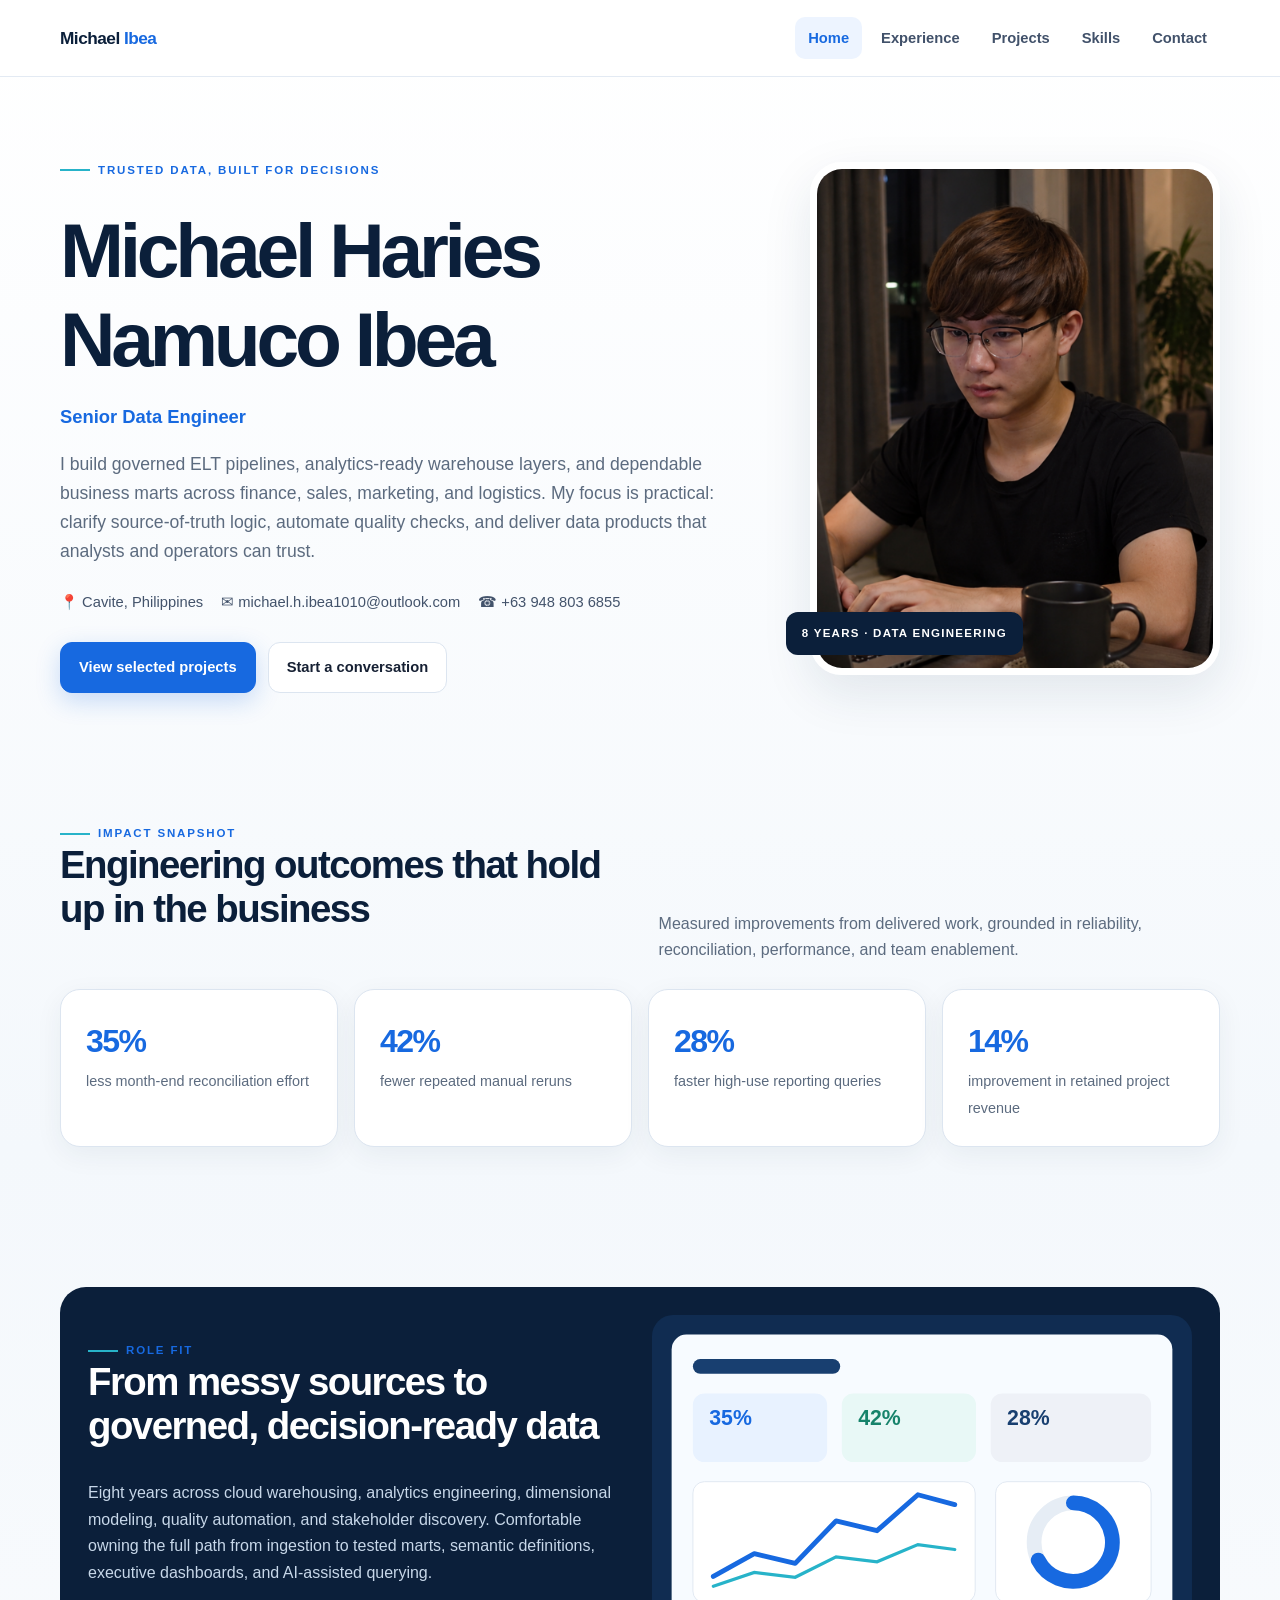
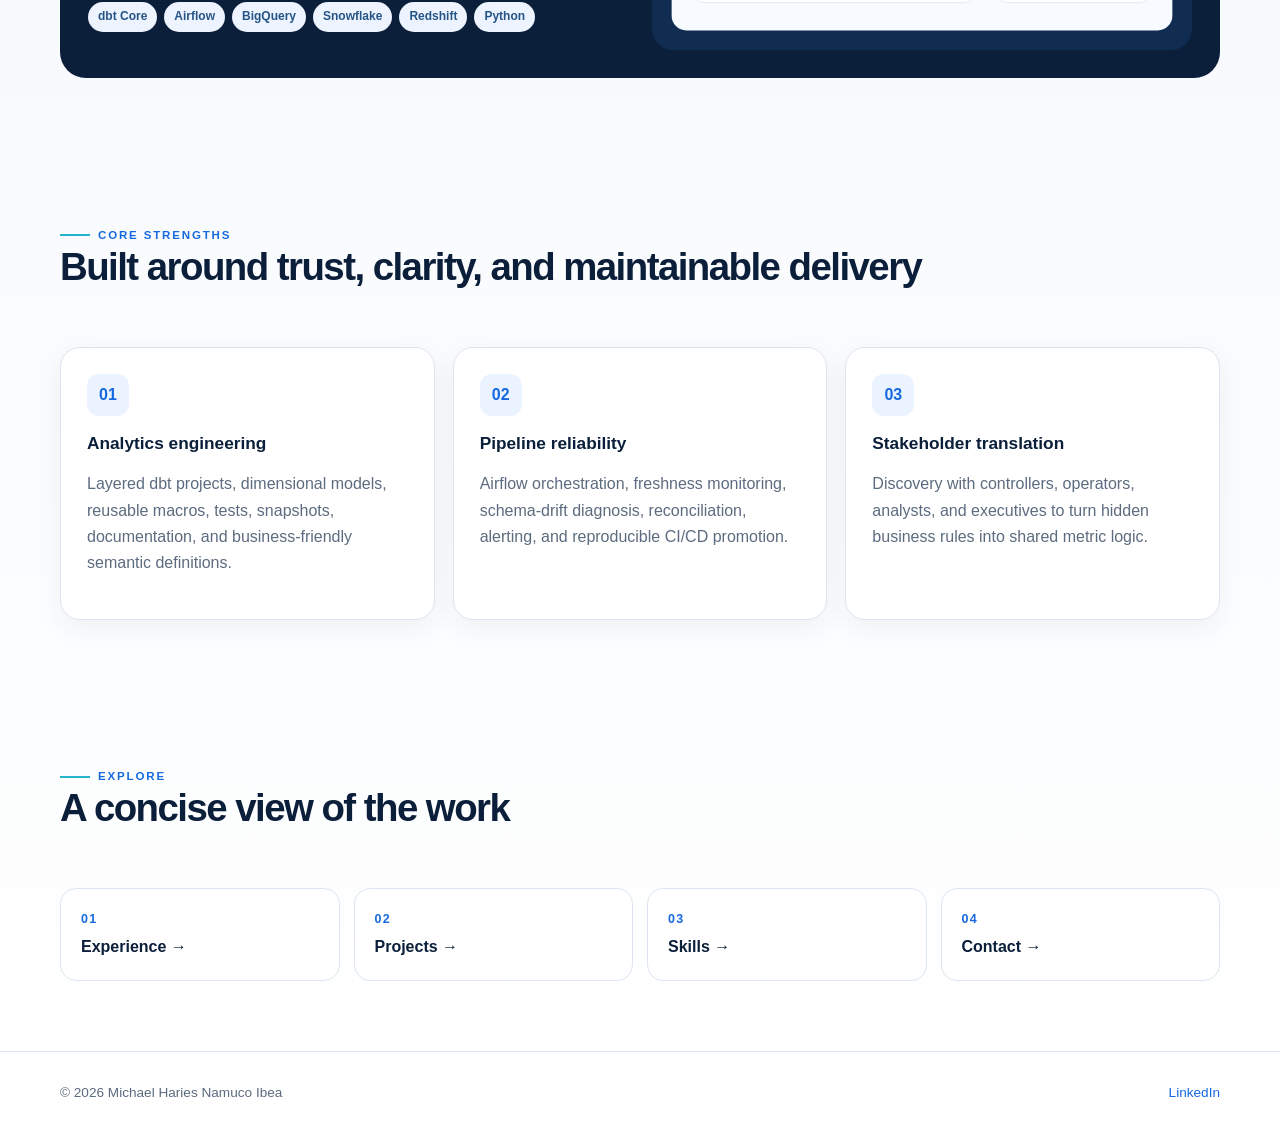
<file: index.html>
<!doctype html><html lang="en"><head><meta charset="utf-8"><meta name="viewport" content="width=device-width,initial-scale=1"><meta name="description" content="Michael Ibea — Senior Data Engineer portfolio"><title>Michael Ibea | Senior Data Engineer</title><link rel="icon" href="assets/favicon.svg"><link rel="stylesheet" href="assets/style.css"></head><body><header class="site-header"><nav class="nav container"><a class="brand" href="index.html">Michael <span>Ibea</span></a><div class="nav-links"><a class="active" href="index.html">Home</a><a href="experience.html">Experience</a><a href="projects.html">Projects</a><a href="skills.html">Skills</a><a href="contact.html">Contact</a></div></nav></header><main><section class="hero"><div class="container hero-grid"><div><span class="eyebrow">Trusted data, built for decisions</span><h1>Michael Haries Namuco Ibea</h1><div class="hero-title">Senior Data Engineer</div><p class="lede">I build governed ELT pipelines, analytics-ready warehouse layers, and dependable business marts across finance, sales, marketing, and logistics. My focus is practical: clarify source-of-truth logic, automate quality checks, and deliver data products that analysts and operators can trust.</p><div class="contact-strip"><span>📍 Cavite, Philippines</span><a href="mailto:michael.h.ibea1010@outlook.com">✉ michael.h.ibea1010@outlook.com</a><a href="tel:+639488036855">☎ +63 948 803 6855</a></div><div class="actions"><a class="button primary" href="projects.html">View selected projects</a><a class="button" href="contact.html">Start a conversation</a></div></div><div class="portrait-wrap"><img class="portrait" src="assets/profile-photo.png" alt="Michael Ibea working at a laptop"></div></div></section><section class="section"><div class="container"><div class="section-head"><div><span class="eyebrow">Impact snapshot</span><h2>Engineering outcomes that hold up in the business</h2></div><p>Measured improvements from delivered work, grounded in reliability, reconciliation, performance, and team enablement.</p></div><div class="metrics"><article class="metric"><strong>35%</strong><span>less month-end reconciliation effort</span></article><article class="metric"><strong>42%</strong><span>fewer repeated manual reruns</span></article><article class="metric"><strong>28%</strong><span>faster high-use reporting queries</span></article><article class="metric"><strong>14%</strong><span>improvement in retained project revenue</span></article></div></div></section><section class="section"><div class="container visual-card"><div><span class="eyebrow">Role fit</span><h2>From messy sources to governed, decision-ready data</h2><p>Eight years across cloud warehousing, analytics engineering, dimensional modeling, quality automation, and stakeholder discovery. Comfortable owning the full path from ingestion to tested marts, semantic definitions, executive dashboards, and AI-assisted querying.</p><div class="tags"><span class="tag">dbt Core</span><span class="tag">Airflow</span><span class="tag">BigQuery</span><span class="tag">Snowflake</span><span class="tag">Redshift</span><span class="tag">Python</span></div></div><img src="assets/dashboard.svg" alt="Illustrated analytics dashboard"></div></section><section class="section"><div class="container"><div class="section-head"><div><span class="eyebrow">Core strengths</span><h2>Built around trust, clarity, and maintainable delivery</h2></div></div><div class="fit-grid"><article class="card"><div class="icon">01</div><h3>Analytics engineering</h3><p>Layered dbt projects, dimensional models, reusable macros, tests, snapshots, documentation, and business-friendly semantic definitions.</p></article><article class="card"><div class="icon">02</div><h3>Pipeline reliability</h3><p>Airflow orchestration, freshness monitoring, schema-drift diagnosis, reconciliation, alerting, and reproducible CI/CD promotion.</p></article><article class="card"><div class="icon">03</div><h3>Stakeholder translation</h3><p>Discovery with controllers, operators, analysts, and executives to turn hidden business rules into shared metric logic.</p></article></div></div></section><section class="section"><div class="container"><div class="section-head"><div><span class="eyebrow">Explore</span><h2>A concise view of the work</h2></div></div><div class="quick-links"><a href="experience.html"><span>01</span>Experience →</a><a href="projects.html"><span>02</span>Projects →</a><a href="skills.html"><span>03</span>Skills →</a><a href="contact.html"><span>04</span>Contact →</a></div></div></section></main><footer class="footer"><div class="container footer-inner"><span>© 2026 Michael Haries Namuco Ibea</span><a href="https://www.linkedin.com/in/m-h-n-ibea-17412a414/">LinkedIn</a></div></footer></body></html>
</file>
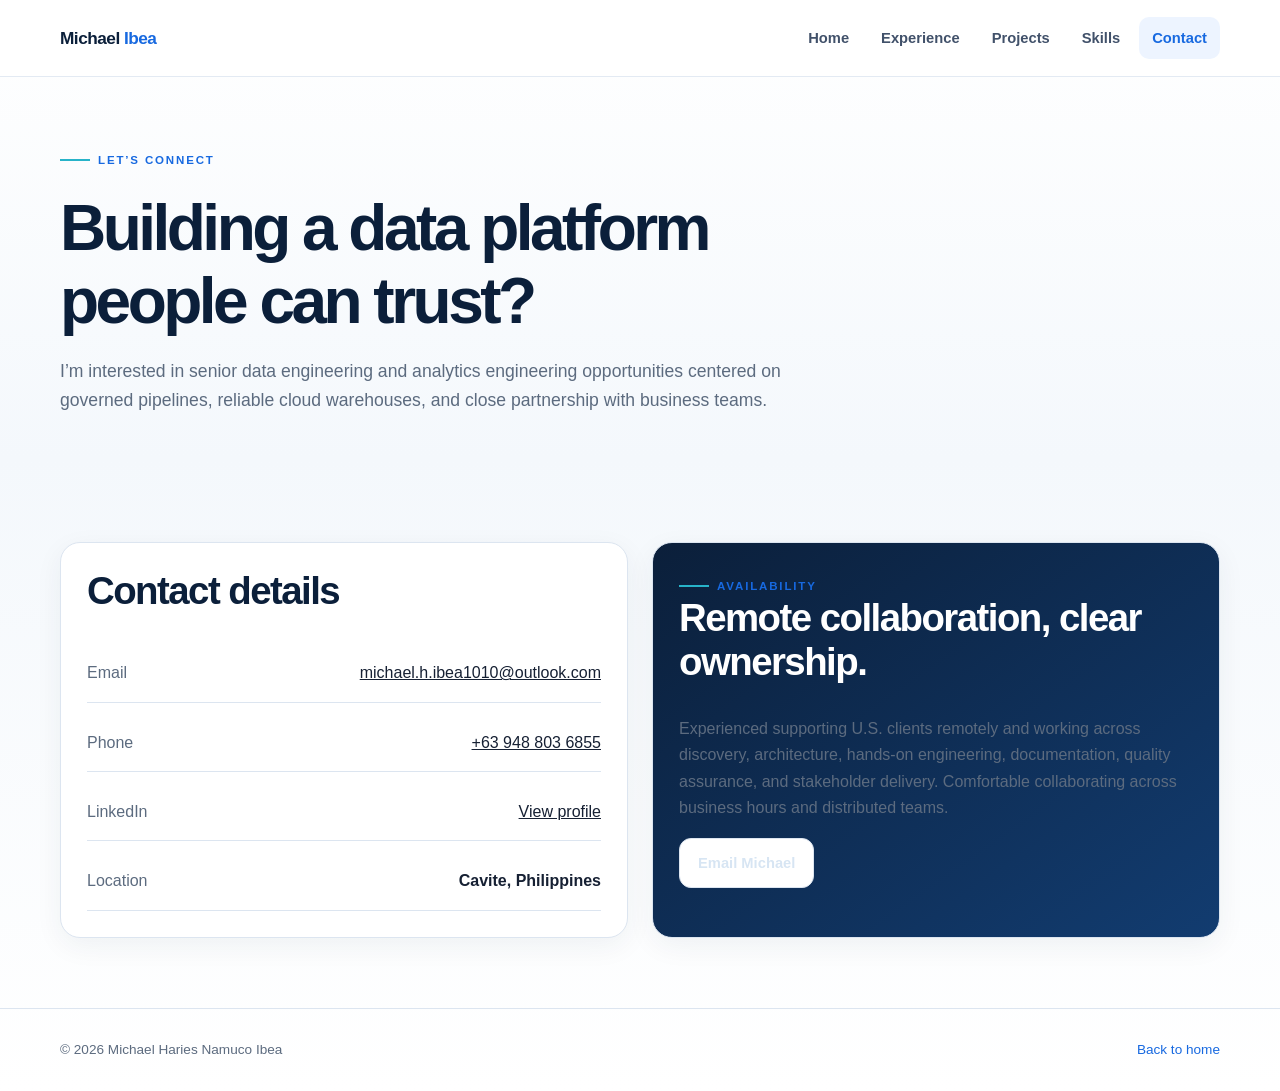
<file: contact.html>
<!doctype html><html lang="en"><head><meta charset="utf-8"><meta name="viewport" content="width=device-width,initial-scale=1"><title>Contact | Michael Ibea</title><link rel="icon" href="assets/favicon.svg"><link rel="stylesheet" href="assets/style.css"></head><body><header class="site-header"><nav class="nav container"><a class="brand" href="index.html">Michael <span>Ibea</span></a><div class="nav-links"><a href="index.html">Home</a><a href="experience.html">Experience</a><a href="projects.html">Projects</a><a href="skills.html">Skills</a><a class="active" href="contact.html">Contact</a></div></nav></header><main><section class="page-hero"><div class="container"><span class="eyebrow">Let’s connect</span><h1>Building a data platform people can trust?</h1><p class="lede">I’m interested in senior data engineering and analytics engineering opportunities centered on governed pipelines, reliable cloud warehouses, and close partnership with business teams.</p></div></section><section class="section"><div class="container contact-grid"><article class="card"><h2>Contact details</h2><div class="contact-list"><div class="contact-item"><span>Email</span><a href="mailto:michael.h.ibea1010@outlook.com">michael.h.ibea1010@outlook.com</a></div><div class="contact-item"><span>Phone</span><a href="tel:+639488036855">+63 948 803 6855</a></div><div class="contact-item"><span>LinkedIn</span><a href="https://www.linkedin.com/in/m-h-n-ibea-17412a414/">View profile</a></div><div class="contact-item"><span>Location</span><strong>Cavite, Philippines</strong></div></div></article><article class="card availability"><span class="eyebrow">Availability</span><h2>Remote collaboration, clear ownership.</h2><p>Experienced supporting U.S. clients remotely and working across discovery, architecture, hands-on engineering, documentation, quality assurance, and stakeholder delivery. Comfortable collaborating across business hours and distributed teams.</p><a class="button" href="mailto:michael.h.ibea1010@outlook.com">Email Michael</a></article></div></section></main><footer class="footer"><div class="container footer-inner"><span>© 2026 Michael Haries Namuco Ibea</span><a href="index.html">Back to home</a></div></footer></body></html>
</file>
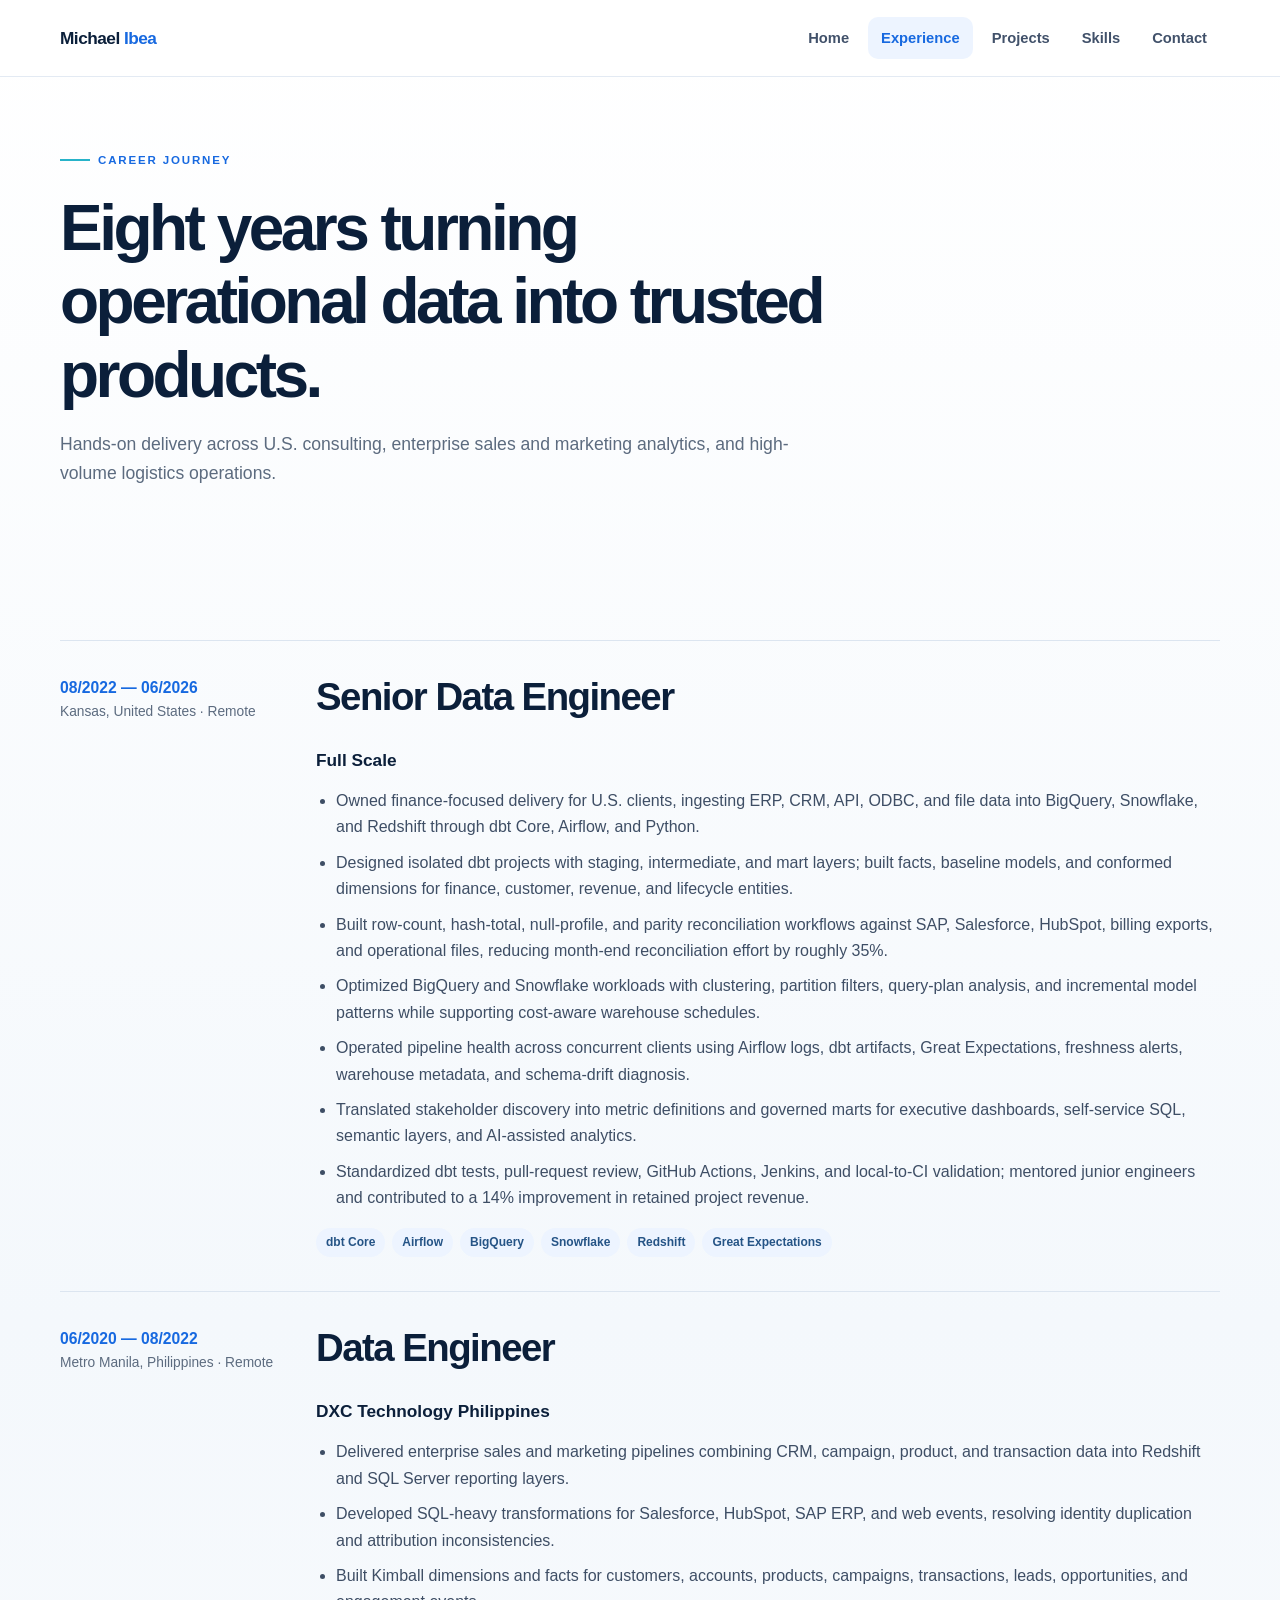
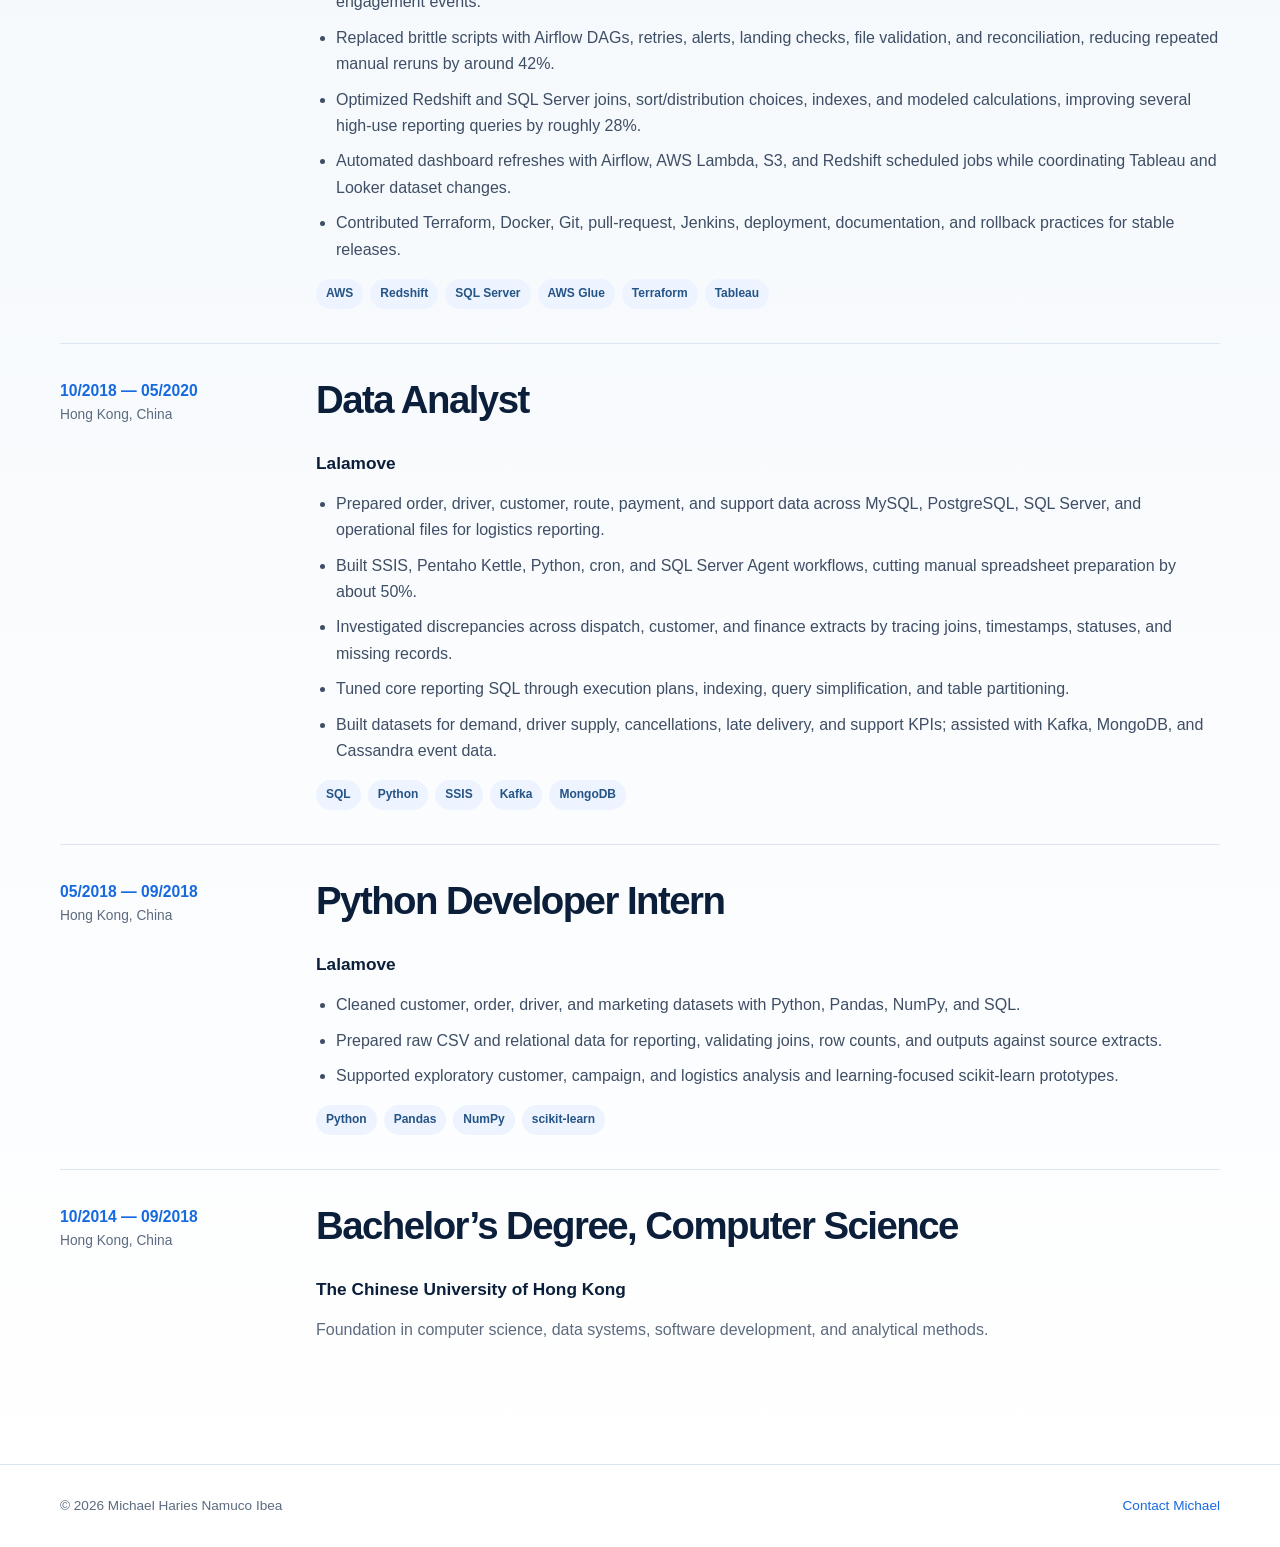
<file: experience.html>
<!doctype html><html lang="en"><head><meta charset="utf-8"><meta name="viewport" content="width=device-width,initial-scale=1"><title>Experience | Michael Ibea</title><link rel="icon" href="assets/favicon.svg"><link rel="stylesheet" href="assets/style.css"></head><body><header class="site-header"><nav class="nav container"><a class="brand" href="index.html">Michael <span>Ibea</span></a><div class="nav-links"><a href="index.html">Home</a><a class="active" href="experience.html">Experience</a><a href="projects.html">Projects</a><a href="skills.html">Skills</a><a href="contact.html">Contact</a></div></nav></header><main><section class="page-hero"><div class="container"><span class="eyebrow">Career journey</span><h1>Eight years turning operational data into trusted products.</h1><p class="lede">Hands-on delivery across U.S. consulting, enterprise sales and marketing analytics, and high-volume logistics operations.</p></div></section><section class="section"><div class="container timeline"><article class="role"><div class="role-meta"><strong>08/2022 — 06/2026</strong>Kansas, United States · Remote</div><div><h2>Senior Data Engineer</h2><h3>Full Scale</h3><ul><li>Owned finance-focused delivery for U.S. clients, ingesting ERP, CRM, API, ODBC, and file data into BigQuery, Snowflake, and Redshift through dbt Core, Airflow, and Python.</li><li>Designed isolated dbt projects with staging, intermediate, and mart layers; built facts, baseline models, and conformed dimensions for finance, customer, revenue, and lifecycle entities.</li><li>Built row-count, hash-total, null-profile, and parity reconciliation workflows against SAP, Salesforce, HubSpot, billing exports, and operational files, reducing month-end reconciliation effort by roughly 35%.</li><li>Optimized BigQuery and Snowflake workloads with clustering, partition filters, query-plan analysis, and incremental model patterns while supporting cost-aware warehouse schedules.</li><li>Operated pipeline health across concurrent clients using Airflow logs, dbt artifacts, Great Expectations, freshness alerts, warehouse metadata, and schema-drift diagnosis.</li><li>Translated stakeholder discovery into metric definitions and governed marts for executive dashboards, self-service SQL, semantic layers, and AI-assisted analytics.</li><li>Standardized dbt tests, pull-request review, GitHub Actions, Jenkins, and local-to-CI validation; mentored junior engineers and contributed to a 14% improvement in retained project revenue.</li></ul><div class="tags"><span class="tag">dbt Core</span><span class="tag">Airflow</span><span class="tag">BigQuery</span><span class="tag">Snowflake</span><span class="tag">Redshift</span><span class="tag">Great Expectations</span></div></div></article><article class="role"><div class="role-meta"><strong>06/2020 — 08/2022</strong>Metro Manila, Philippines · Remote</div><div><h2>Data Engineer</h2><h3>DXC Technology Philippines</h3><ul><li>Delivered enterprise sales and marketing pipelines combining CRM, campaign, product, and transaction data into Redshift and SQL Server reporting layers.</li><li>Developed SQL-heavy transformations for Salesforce, HubSpot, SAP ERP, and web events, resolving identity duplication and attribution inconsistencies.</li><li>Built Kimball dimensions and facts for customers, accounts, products, campaigns, transactions, leads, opportunities, and engagement events.</li><li>Replaced brittle scripts with Airflow DAGs, retries, alerts, landing checks, file validation, and reconciliation, reducing repeated manual reruns by around 42%.</li><li>Optimized Redshift and SQL Server joins, sort/distribution choices, indexes, and modeled calculations, improving several high-use reporting queries by roughly 28%.</li><li>Automated dashboard refreshes with Airflow, AWS Lambda, S3, and Redshift scheduled jobs while coordinating Tableau and Looker dataset changes.</li><li>Contributed Terraform, Docker, Git, pull-request, Jenkins, deployment, documentation, and rollback practices for stable releases.</li></ul><div class="tags"><span class="tag">AWS</span><span class="tag">Redshift</span><span class="tag">SQL Server</span><span class="tag">AWS Glue</span><span class="tag">Terraform</span><span class="tag">Tableau</span></div></div></article><article class="role"><div class="role-meta"><strong>10/2018 — 05/2020</strong>Hong Kong, China</div><div><h2>Data Analyst</h2><h3>Lalamove</h3><ul><li>Prepared order, driver, customer, route, payment, and support data across MySQL, PostgreSQL, SQL Server, and operational files for logistics reporting.</li><li>Built SSIS, Pentaho Kettle, Python, cron, and SQL Server Agent workflows, cutting manual spreadsheet preparation by about 50%.</li><li>Investigated discrepancies across dispatch, customer, and finance extracts by tracing joins, timestamps, statuses, and missing records.</li><li>Tuned core reporting SQL through execution plans, indexing, query simplification, and table partitioning.</li><li>Built datasets for demand, driver supply, cancellations, late delivery, and support KPIs; assisted with Kafka, MongoDB, and Cassandra event data.</li></ul><div class="tags"><span class="tag">SQL</span><span class="tag">Python</span><span class="tag">SSIS</span><span class="tag">Kafka</span><span class="tag">MongoDB</span></div></div></article><article class="role"><div class="role-meta"><strong>05/2018 — 09/2018</strong>Hong Kong, China</div><div><h2>Python Developer Intern</h2><h3>Lalamove</h3><ul><li>Cleaned customer, order, driver, and marketing datasets with Python, Pandas, NumPy, and SQL.</li><li>Prepared raw CSV and relational data for reporting, validating joins, row counts, and outputs against source extracts.</li><li>Supported exploratory customer, campaign, and logistics analysis and learning-focused scikit-learn prototypes.</li></ul><div class="tags"><span class="tag">Python</span><span class="tag">Pandas</span><span class="tag">NumPy</span><span class="tag">scikit-learn</span></div></div></article><article class="role"><div class="role-meta"><strong>10/2014 — 09/2018</strong>Hong Kong, China</div><div><h2>Bachelor’s Degree, Computer Science</h2><h3>The Chinese University of Hong Kong</h3><p>Foundation in computer science, data systems, software development, and analytical methods.</p></div></article></div></section></main><footer class="footer"><div class="container footer-inner"><span>© 2026 Michael Haries Namuco Ibea</span><a href="contact.html">Contact Michael</a></div></footer></body></html>
</file>
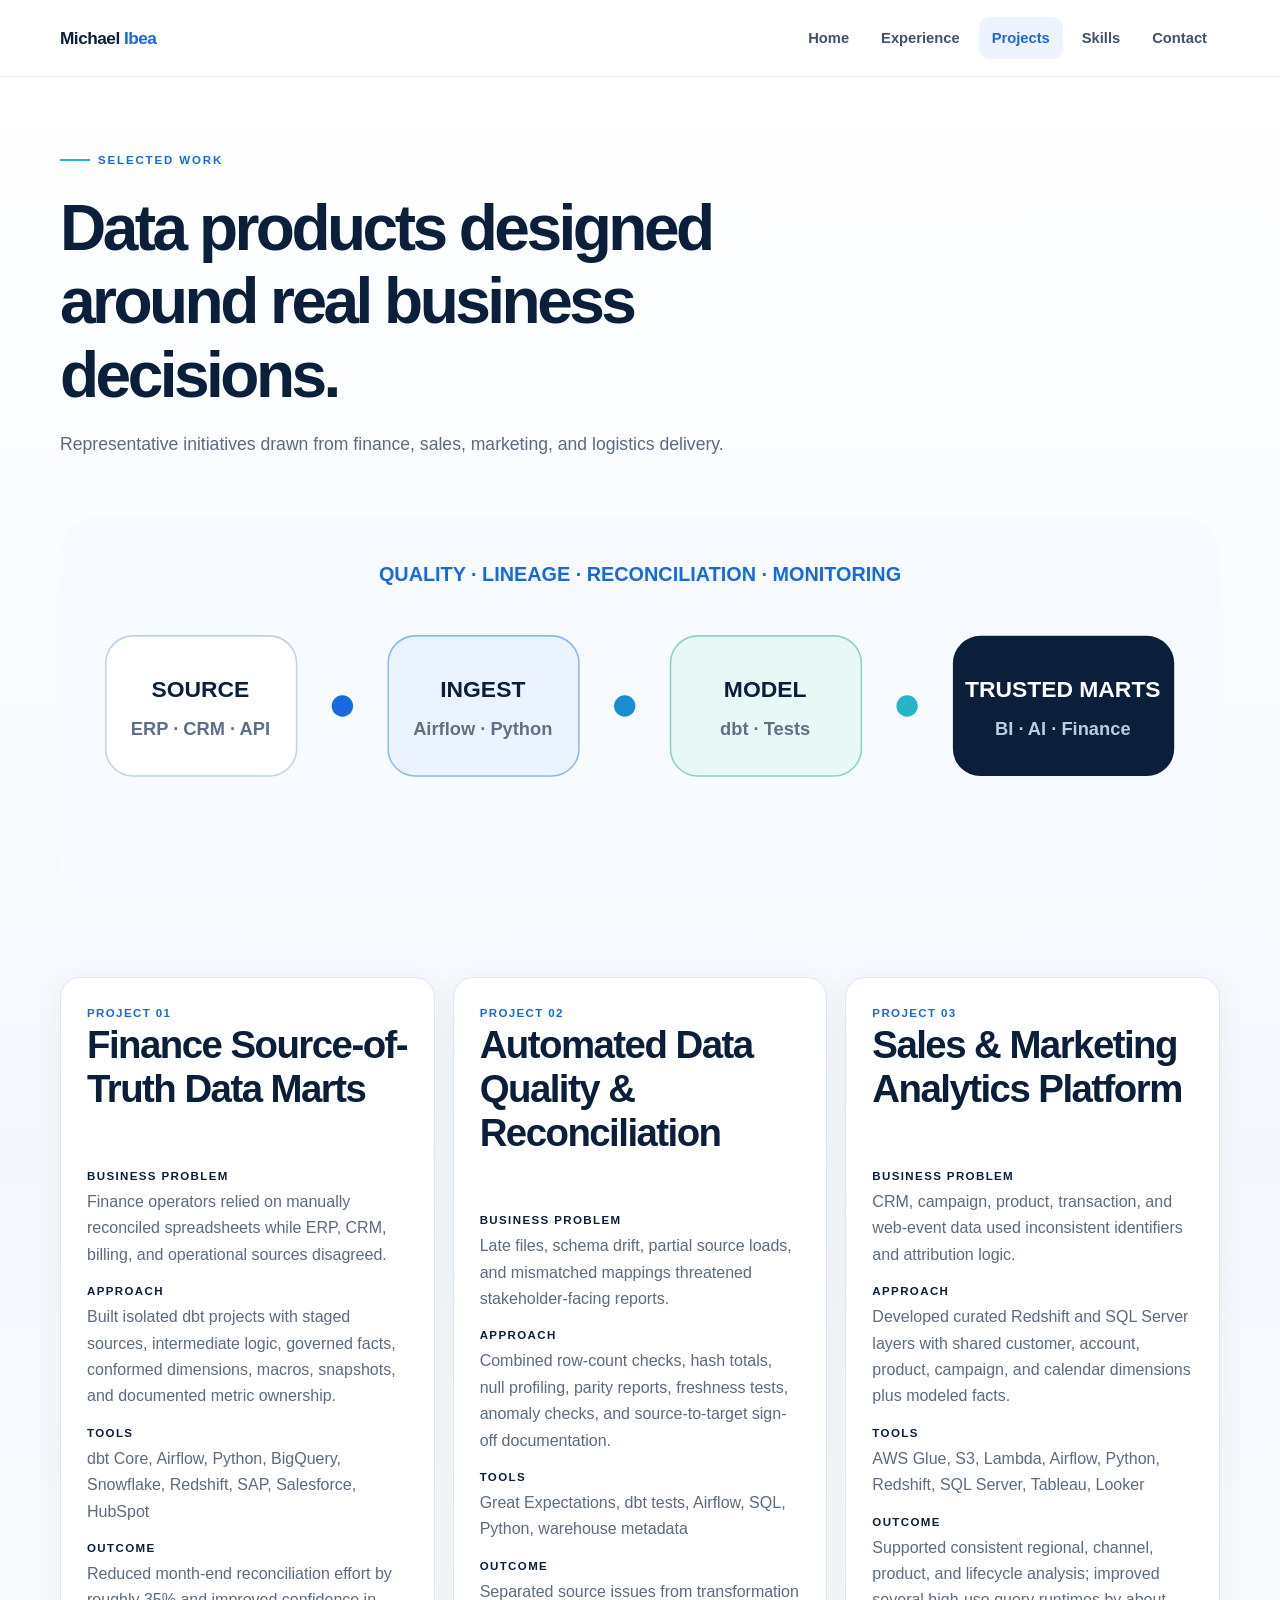
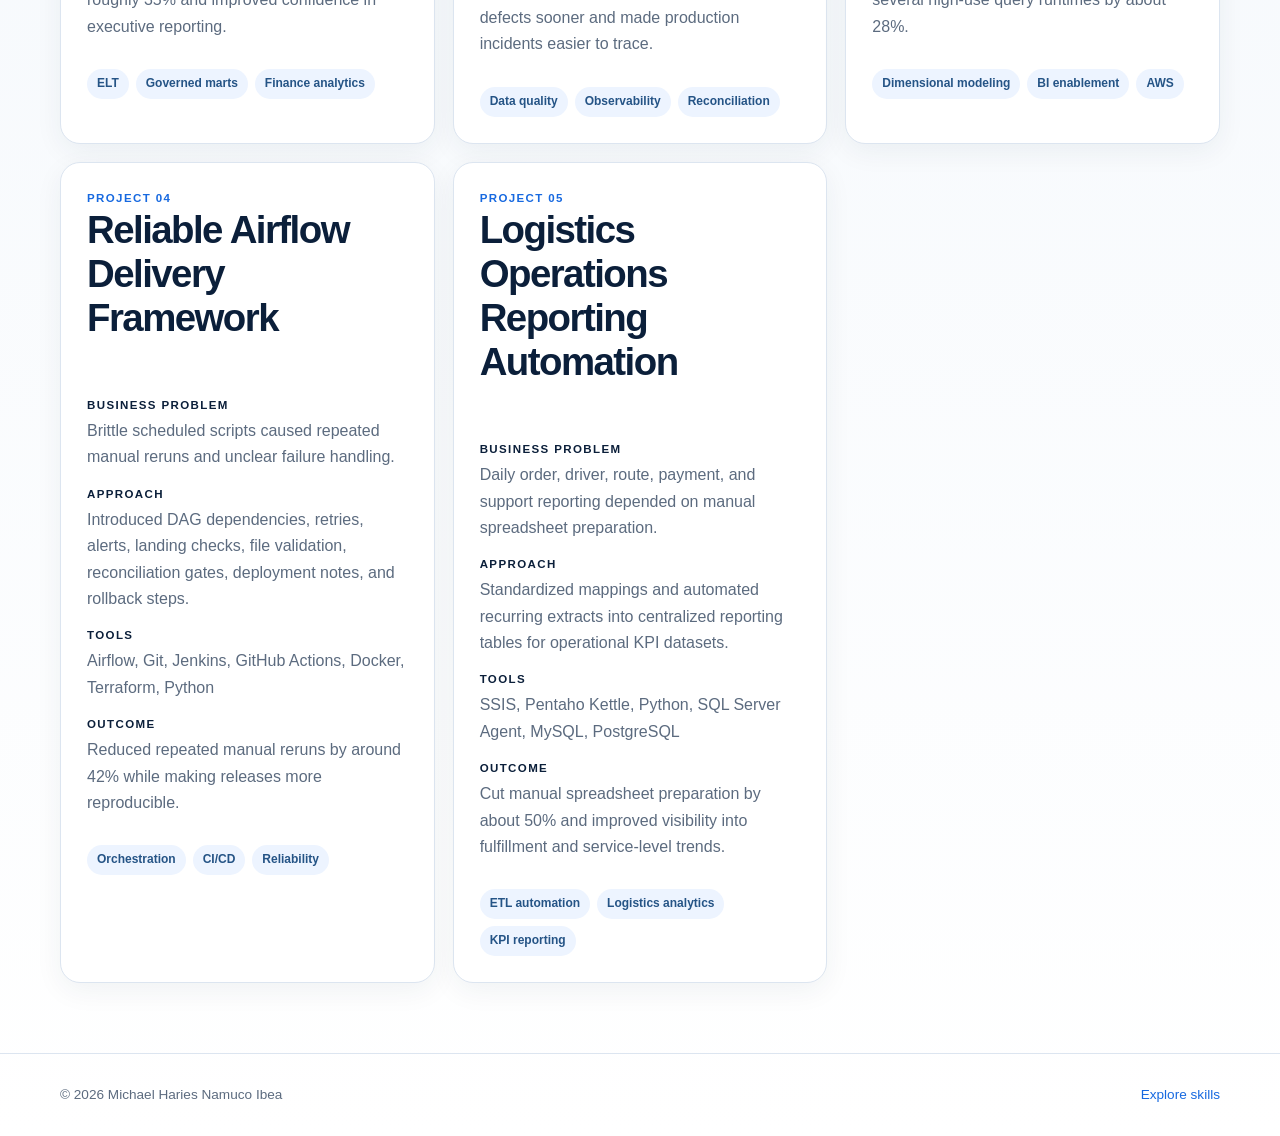
<file: projects.html>
<!doctype html><html lang="en"><head><meta charset="utf-8"><meta name="viewport" content="width=device-width,initial-scale=1"><title>Projects | Michael Ibea</title><link rel="icon" href="assets/favicon.svg"><link rel="stylesheet" href="assets/style.css"></head><body><header class="site-header"><nav class="nav container"><a class="brand" href="index.html">Michael <span>Ibea</span></a><div class="nav-links"><a href="index.html">Home</a><a href="experience.html">Experience</a><a class="active" href="projects.html">Projects</a><a href="skills.html">Skills</a><a href="contact.html">Contact</a></div></nav></header><main><section class="page-hero"><div class="container"><span class="eyebrow">Selected work</span><h1>Data products designed around real business decisions.</h1><p class="lede">Representative initiatives drawn from finance, sales, marketing, and logistics delivery.</p></div></section><section><div class="container"><img src="assets/pipeline.svg" alt="Source-to-mart governed data pipeline" style="width:100%"></div></section><section class="section"><div class="container project-grid"><article class="card project"><span class="number">PROJECT 01</span><h2>Finance Source-of-Truth Data Marts</h2><dl><dt>Business problem</dt><dd>Finance operators relied on manually reconciled spreadsheets while ERP, CRM, billing, and operational sources disagreed.</dd><dt>Approach</dt><dd>Built isolated dbt projects with staged sources, intermediate logic, governed facts, conformed dimensions, macros, snapshots, and documented metric ownership.</dd><dt>Tools</dt><dd>dbt Core, Airflow, Python, BigQuery, Snowflake, Redshift, SAP, Salesforce, HubSpot</dd><dt>Outcome</dt><dd>Reduced month-end reconciliation effort by roughly 35% and improved confidence in executive reporting.</dd></dl><div class="tags"><span class="tag">ELT</span><span class="tag">Governed marts</span><span class="tag">Finance analytics</span></div></article><article class="card project"><span class="number">PROJECT 02</span><h2>Automated Data Quality & Reconciliation</h2><dl><dt>Business problem</dt><dd>Late files, schema drift, partial source loads, and mismatched mappings threatened stakeholder-facing reports.</dd><dt>Approach</dt><dd>Combined row-count checks, hash totals, null profiling, parity reports, freshness tests, anomaly checks, and source-to-target sign-off documentation.</dd><dt>Tools</dt><dd>Great Expectations, dbt tests, Airflow, SQL, Python, warehouse metadata</dd><dt>Outcome</dt><dd>Separated source issues from transformation defects sooner and made production incidents easier to trace.</dd></dl><div class="tags"><span class="tag">Data quality</span><span class="tag">Observability</span><span class="tag">Reconciliation</span></div></article><article class="card project"><span class="number">PROJECT 03</span><h2>Sales & Marketing Analytics Platform</h2><dl><dt>Business problem</dt><dd>CRM, campaign, product, transaction, and web-event data used inconsistent identifiers and attribution logic.</dd><dt>Approach</dt><dd>Developed curated Redshift and SQL Server layers with shared customer, account, product, campaign, and calendar dimensions plus modeled facts.</dd><dt>Tools</dt><dd>AWS Glue, S3, Lambda, Airflow, Python, Redshift, SQL Server, Tableau, Looker</dd><dt>Outcome</dt><dd>Supported consistent regional, channel, product, and lifecycle analysis; improved several high-use query runtimes by about 28%.</dd></dl><div class="tags"><span class="tag">Dimensional modeling</span><span class="tag">BI enablement</span><span class="tag">AWS</span></div></article><article class="card project"><span class="number">PROJECT 04</span><h2>Reliable Airflow Delivery Framework</h2><dl><dt>Business problem</dt><dd>Brittle scheduled scripts caused repeated manual reruns and unclear failure handling.</dd><dt>Approach</dt><dd>Introduced DAG dependencies, retries, alerts, landing checks, file validation, reconciliation gates, deployment notes, and rollback steps.</dd><dt>Tools</dt><dd>Airflow, Git, Jenkins, GitHub Actions, Docker, Terraform, Python</dd><dt>Outcome</dt><dd>Reduced repeated manual reruns by around 42% while making releases more reproducible.</dd></dl><div class="tags"><span class="tag">Orchestration</span><span class="tag">CI/CD</span><span class="tag">Reliability</span></div></article><article class="card project"><span class="number">PROJECT 05</span><h2>Logistics Operations Reporting Automation</h2><dl><dt>Business problem</dt><dd>Daily order, driver, route, payment, and support reporting depended on manual spreadsheet preparation.</dd><dt>Approach</dt><dd>Standardized mappings and automated recurring extracts into centralized reporting tables for operational KPI datasets.</dd><dt>Tools</dt><dd>SSIS, Pentaho Kettle, Python, SQL Server Agent, MySQL, PostgreSQL</dd><dt>Outcome</dt><dd>Cut manual spreadsheet preparation by about 50% and improved visibility into fulfillment and service-level trends.</dd></dl><div class="tags"><span class="tag">ETL automation</span><span class="tag">Logistics analytics</span><span class="tag">KPI reporting</span></div></article></div></section></main><footer class="footer"><div class="container footer-inner"><span>© 2026 Michael Haries Namuco Ibea</span><a href="skills.html">Explore skills</a></div></footer></body></html>
</file>
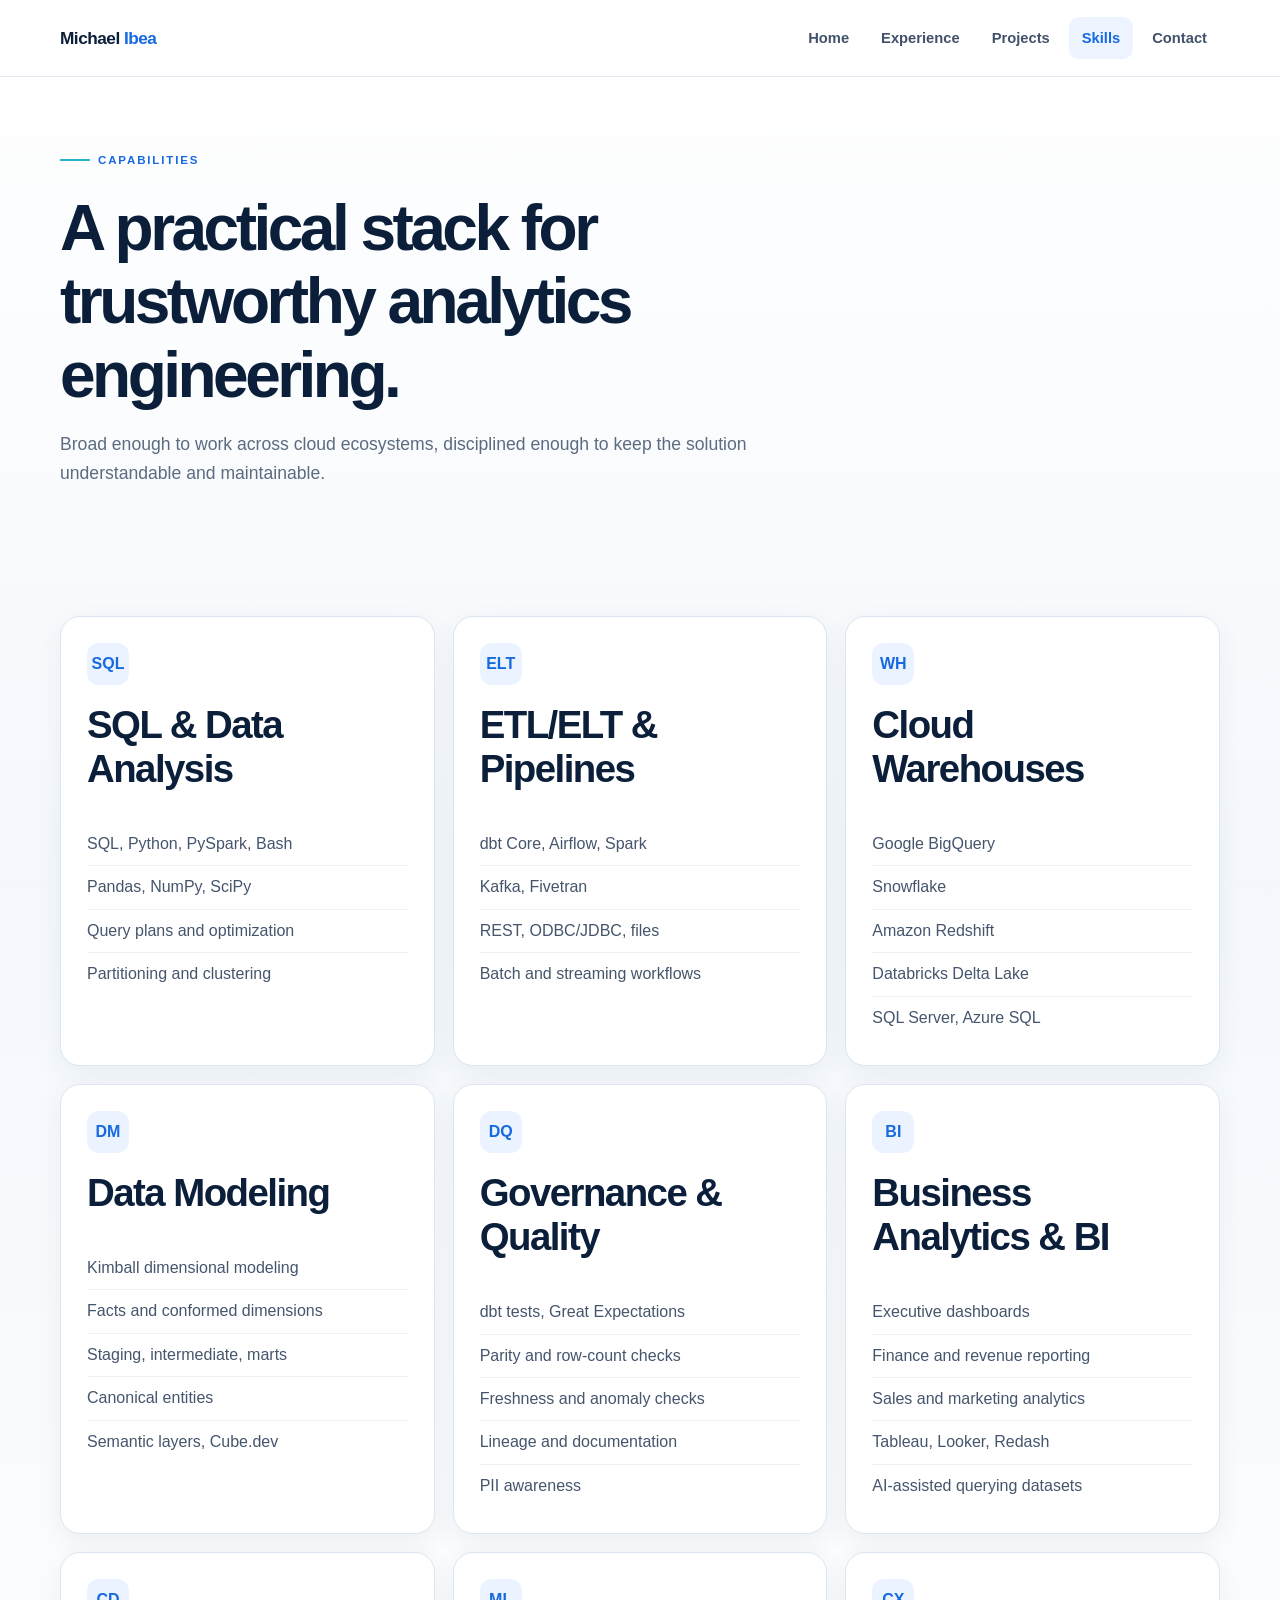
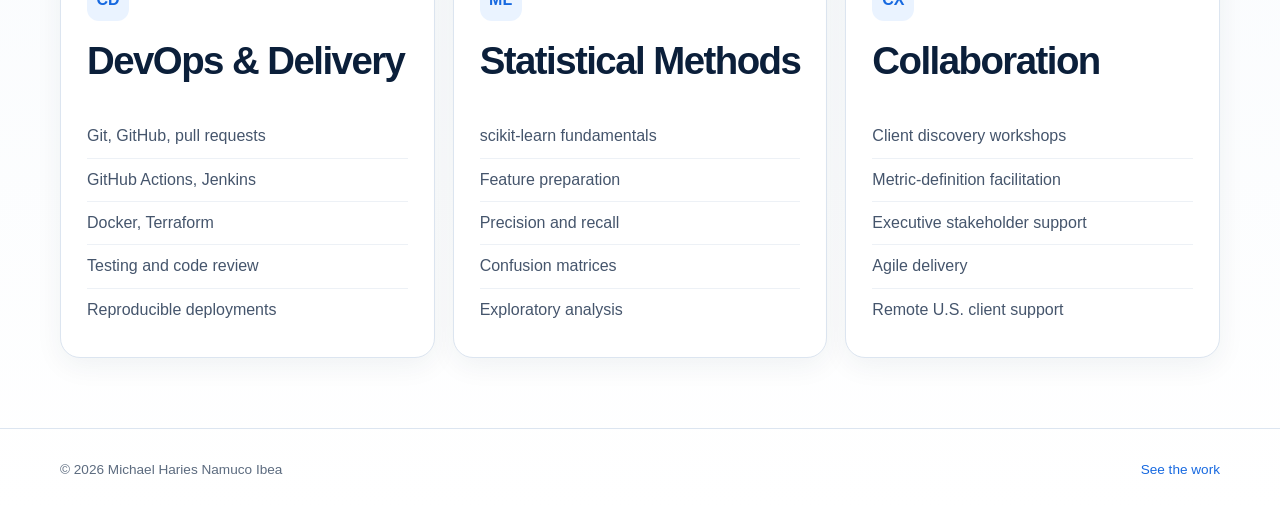
<file: skills.html>
<!doctype html><html lang="en"><head><meta charset="utf-8"><meta name="viewport" content="width=device-width,initial-scale=1"><title>Skills | Michael Ibea</title><link rel="icon" href="assets/favicon.svg"><link rel="stylesheet" href="assets/style.css"></head><body><header class="site-header"><nav class="nav container"><a class="brand" href="index.html">Michael <span>Ibea</span></a><div class="nav-links"><a href="index.html">Home</a><a href="experience.html">Experience</a><a href="projects.html">Projects</a><a class="active" href="skills.html">Skills</a><a href="contact.html">Contact</a></div></nav></header><main><section class="page-hero"><div class="container"><span class="eyebrow">Capabilities</span><h1>A practical stack for trustworthy analytics engineering.</h1><p class="lede">Broad enough to work across cloud ecosystems, disciplined enough to keep the solution understandable and maintainable.</p></div></section><section class="section"><div class="container skills-grid"><article class="card skill-group"><div class="icon">SQL</div><h2>SQL & Data Analysis</h2><ul><li>SQL, Python, PySpark, Bash</li><li>Pandas, NumPy, SciPy</li><li>Query plans and optimization</li><li>Partitioning and clustering</li></ul></article><article class="card skill-group"><div class="icon">ELT</div><h2>ETL/ELT & Pipelines</h2><ul><li>dbt Core, Airflow, Spark</li><li>Kafka, Fivetran</li><li>REST, ODBC/JDBC, files</li><li>Batch and streaming workflows</li></ul></article><article class="card skill-group"><div class="icon">WH</div><h2>Cloud Warehouses</h2><ul><li>Google BigQuery</li><li>Snowflake</li><li>Amazon Redshift</li><li>Databricks Delta Lake</li><li>SQL Server, Azure SQL</li></ul></article><article class="card skill-group"><div class="icon">DM</div><h2>Data Modeling</h2><ul><li>Kimball dimensional modeling</li><li>Facts and conformed dimensions</li><li>Staging, intermediate, marts</li><li>Canonical entities</li><li>Semantic layers, Cube.dev</li></ul></article><article class="card skill-group"><div class="icon">DQ</div><h2>Governance & Quality</h2><ul><li>dbt tests, Great Expectations</li><li>Parity and row-count checks</li><li>Freshness and anomaly checks</li><li>Lineage and documentation</li><li>PII awareness</li></ul></article><article class="card skill-group"><div class="icon">BI</div><h2>Business Analytics & BI</h2><ul><li>Executive dashboards</li><li>Finance and revenue reporting</li><li>Sales and marketing analytics</li><li>Tableau, Looker, Redash</li><li>AI-assisted querying datasets</li></ul></article><article class="card skill-group"><div class="icon">CD</div><h2>DevOps & Delivery</h2><ul><li>Git, GitHub, pull requests</li><li>GitHub Actions, Jenkins</li><li>Docker, Terraform</li><li>Testing and code review</li><li>Reproducible deployments</li></ul></article><article class="card skill-group"><div class="icon">ML</div><h2>Statistical Methods</h2><ul><li>scikit-learn fundamentals</li><li>Feature preparation</li><li>Precision and recall</li><li>Confusion matrices</li><li>Exploratory analysis</li></ul></article><article class="card skill-group"><div class="icon">CX</div><h2>Collaboration</h2><ul><li>Client discovery workshops</li><li>Metric-definition facilitation</li><li>Executive stakeholder support</li><li>Agile delivery</li><li>Remote U.S. client support</li></ul></article></div></section></main><footer class="footer"><div class="container footer-inner"><span>© 2026 Michael Haries Namuco Ibea</span><a href="projects.html">See the work</a></div></footer></body></html>
</file>
<file: assets/style.css>
:root{--navy:#0b1f3a;--blue:#1769e0;--cyan:#27b3c9;--ink:#162033;--muted:#5c6b7f;--line:#dce5f0;--paper:#fff;--wash:#f4f8fc;--green:#16836b;--shadow:0 18px 50px rgba(20,45,80,.10)}*{box-sizing:border-box}html{scroll-behavior:smooth}body{margin:0;color:var(--ink);background:linear-gradient(180deg,#fff 0,#f4f8fc 42%,#fff 100%);font-family:Inter,ui-sans-serif,-apple-system,BlinkMacSystemFont,"Segoe UI",sans-serif;line-height:1.65}a{color:inherit}.container{width:min(1160px,calc(100% - 40px));margin:auto}.site-header{position:sticky;top:0;z-index:10;background:rgba(255,255,255,.94);border-bottom:1px solid rgba(220,229,240,.8);backdrop-filter:blur(14px)}.nav{height:76px;display:flex;align-items:center;justify-content:space-between}.brand{text-decoration:none;font-weight:850;letter-spacing:-.03em;font-size:1.08rem;color:var(--navy)}.brand span{color:var(--blue)}.nav-links{display:flex;gap:6px;align-items:center}.nav-links a{padding:9px 13px;text-decoration:none;color:#41516a;font-size:.92rem;font-weight:650;border-radius:10px}.nav-links a:hover,.nav-links a.active{background:#edf4ff;color:var(--blue)}.hero{padding:76px 0 54px}.hero-grid{display:grid;grid-template-columns:1.25fr .75fr;gap:66px;align-items:center}.eyebrow{display:inline-flex;align-items:center;gap:8px;text-transform:uppercase;letter-spacing:.16em;font-size:.72rem;font-weight:800;color:var(--blue)}.eyebrow:before{content:"";width:30px;height:2px;background:var(--cyan)}h1,h2,h3{color:var(--navy);line-height:1.15;margin-top:0}h1{font-size:clamp(2.65rem,6vw,5rem);letter-spacing:-.055em;margin:.35em 0 .25em;max-width:820px}h2{font-size:clamp(1.8rem,3vw,2.7rem);letter-spacing:-.04em}h3{font-size:1.08rem}.hero-title{font-size:1.15rem;color:var(--blue);font-weight:750}.lede{font-size:1.1rem;color:var(--muted);max-width:760px}.contact-strip{display:flex;flex-wrap:wrap;gap:10px 18px;margin:24px 0;color:#43536b;font-size:.92rem}.contact-strip a{text-decoration:none}.actions{display:flex;gap:12px;flex-wrap:wrap;margin-top:28px}.button{display:inline-flex;align-items:center;justify-content:center;padding:12px 18px;border-radius:12px;text-decoration:none;font-weight:750;font-size:.92rem;border:1px solid var(--line);background:#fff}.button.primary{background:var(--blue);color:#fff;border-color:var(--blue);box-shadow:0 8px 24px rgba(23,105,224,.22)}.portrait-wrap{position:relative}.portrait{width:100%;aspect-ratio:4/5;object-fit:cover;object-position:54% 44%;border-radius:32px;box-shadow:var(--shadow);border:7px solid #fff}.portrait-wrap:after{content:"8 YEARS · DATA ENGINEERING";position:absolute;left:-24px;bottom:28px;background:var(--navy);color:#fff;padding:12px 16px;border-radius:12px;font-size:.72rem;letter-spacing:.11em;font-weight:800}.section{padding:70px 0}.section-head{display:flex;justify-content:space-between;align-items:end;gap:30px;margin-bottom:26px}.section-head p{max-width:600px;color:var(--muted);margin:0}.metrics{display:grid;grid-template-columns:repeat(4,1fr);gap:16px}.metric,.card{background:var(--paper);border:1px solid var(--line);border-radius:20px;box-shadow:0 8px 28px rgba(19,43,73,.06)}.metric{padding:25px}.metric strong{display:block;color:var(--blue);font-size:2rem;letter-spacing:-.05em}.metric span{font-size:.9rem;color:var(--muted)}.fit-grid,.project-grid,.skills-grid{display:grid;grid-template-columns:repeat(3,1fr);gap:18px}.card{padding:26px}.card p,.timeline p{color:var(--muted)}.icon{width:42px;height:42px;display:grid;place-items:center;border-radius:12px;background:#eaf3ff;color:var(--blue);font-weight:900;margin-bottom:18px}.visual-card{background:var(--navy);border-radius:26px;padding:28px;overflow:hidden;display:grid;grid-template-columns:1fr 1fr;gap:24px;align-items:center;color:#c7d7e9}.visual-card h2{color:#fff}.visual-card img{width:100%}.quick-links{display:grid;grid-template-columns:repeat(4,1fr);gap:14px}.quick-links a{background:#fff;border:1px solid var(--line);border-radius:16px;padding:20px;text-decoration:none;font-weight:750;color:var(--navy)}.quick-links a span{display:block;color:var(--blue);font-size:.78rem;letter-spacing:.1em;margin-bottom:4px}.page-hero{padding:66px 0 40px}.page-hero h1{font-size:clamp(2.4rem,5vw,4.3rem)}.timeline{position:relative;margin-top:24px}.role{display:grid;grid-template-columns:220px 1fr;gap:36px;padding:34px 0;border-top:1px solid var(--line)}.role-meta{font-size:.86rem;color:var(--muted)}.role-meta strong{display:block;color:var(--blue);font-size:.98rem}.role ul{margin:15px 0 0;padding-left:20px}.role li{margin:9px 0;color:#3e4e65}.tags{display:flex;flex-wrap:wrap;gap:7px;margin-top:16px}.tag{background:#edf4ff;color:#255486;border-radius:999px;padding:5px 10px;font-size:.75rem;font-weight:700}.project{display:flex;flex-direction:column}.project .number{font-size:.72rem;color:var(--blue);font-weight:850;letter-spacing:.12em}.project dl{margin:10px 0}.project dt{font-size:.72rem;text-transform:uppercase;letter-spacing:.12em;font-weight:850;color:var(--navy);margin-top:14px}.project dd{margin:3px 0;color:var(--muted)}.skill-group ul{list-style:none;padding:0;margin:0}.skill-group li{padding:8px 0;border-bottom:1px solid #edf1f6;color:#45556c}.skill-group li:last-child{border:0}.contact-grid{display:grid;grid-template-columns:1fr 1fr;gap:24px}.contact-list{display:grid;gap:12px}.contact-item{display:flex;justify-content:space-between;gap:20px;padding:15px 0;border-bottom:1px solid var(--line)}.contact-item span{color:var(--muted)}.availability{background:linear-gradient(145deg,var(--navy),#123c70);color:#d7e5f3}.availability h2{color:#fff}.footer{border-top:1px solid var(--line);padding:30px 0;color:var(--muted);font-size:.85rem}.footer-inner{display:flex;justify-content:space-between;gap:20px}.footer a{color:var(--blue);text-decoration:none}@media(max-width:850px){.nav{height:auto;padding:18px 0;align-items:flex-start}.nav-links{flex-wrap:wrap;justify-content:flex-end}.hero-grid,.visual-card,.contact-grid{grid-template-columns:1fr}.portrait-wrap{max-width:480px}.metrics,.quick-links{grid-template-columns:repeat(2,1fr)}.fit-grid,.project-grid,.skills-grid{grid-template-columns:1fr 1fr}.role{grid-template-columns:1fr;gap:8px}}@media(max-width:570px){.container{width:min(100% - 28px,1160px)}.nav{display:block}.nav-links{margin-top:10px;justify-content:flex-start}.nav-links a{padding:7px 8px;font-size:.82rem}.hero{padding-top:44px}.fit-grid,.project-grid,.skills-grid,.metrics,.quick-links{grid-template-columns:1fr}.portrait-wrap:after{left:12px}.section{padding:50px 0}.section-head,.footer-inner{display:block}.role{padding:26px 0}}
</file>
